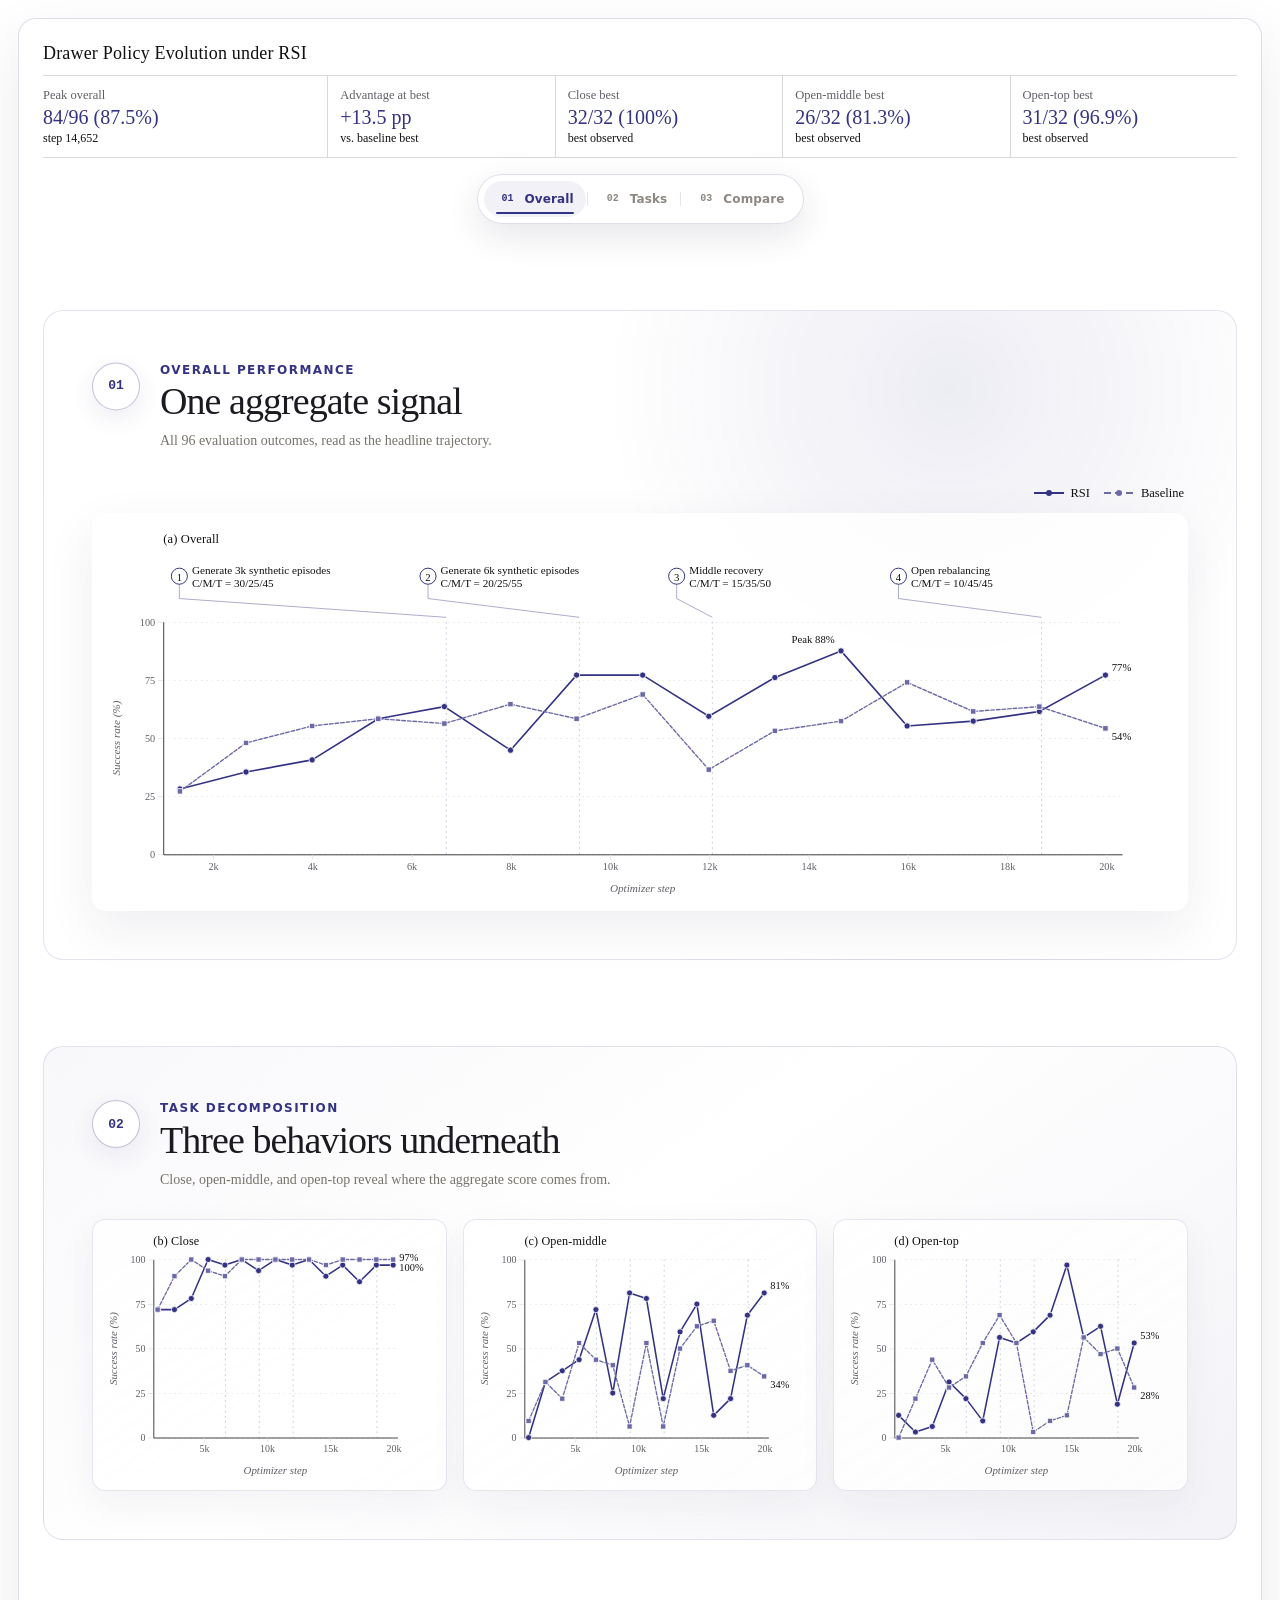
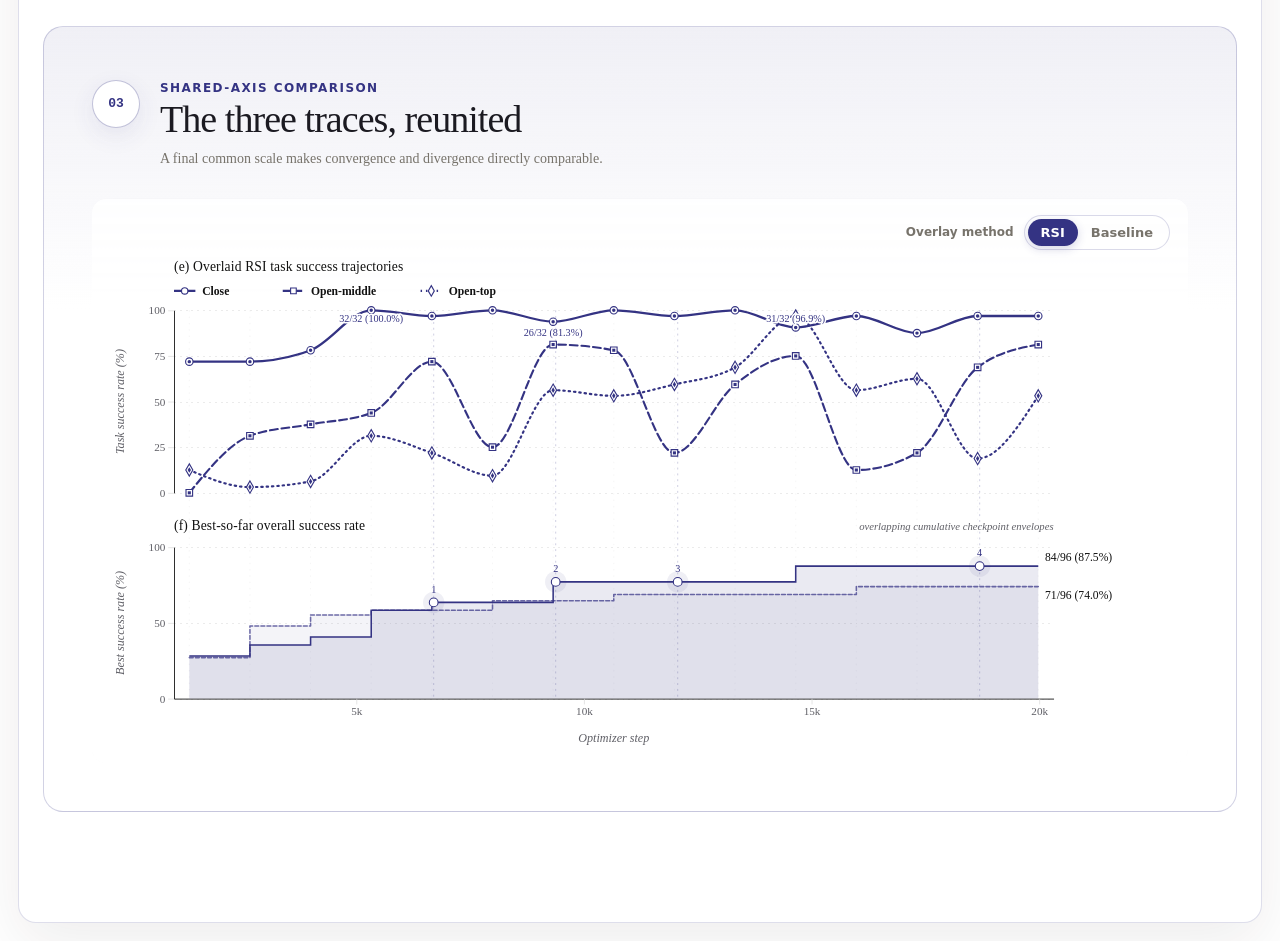
<file: static/components/drawer-rsi/index.html>
<!doctype html>
<html lang="en"><head><meta charset="utf-8"><meta name="viewport" content="width=device-width,initial-scale=1">
<title>Drawer Policy Evolution under RSI</title>
<meta name="description" content="Interactive RSI policy evaluation with draggable 3D trajectories.">
<link rel="icon" href="data:image/svg+xml,<svg xmlns=%22http://www.w3.org/2000/svg%22 viewBox=%220 0 64 64%22><rect width=%2264%22 height=%2264%22 rx=%2214%22 fill=%22%23343383%22/><path d=%22M15 20h34v25H15z%22 fill=%22none%22 stroke=%22white%22 stroke-width=%224%22/><path d=%22M25 31h14%22 stroke=%22white%22 stroke-width=%224%22 stroke-linecap=%22round%22/></svg>">
<link rel="stylesheet" href="site.css?v=times-body-copy-2"></head><body><main class="site-shell">
<div id="drawer-rsi-figure" class="drawer-rsi-figure" data-drawer-rsi-figure>
  <style>
    #drawer-rsi-figure {
      --drawer-text: #111111;
      --drawer-grid: #d9d9d9;
      --drawer-bg: #ffffff;
      --drawer-baseline: #6c6aa6;
      --drawer-rsi: #343383;
      --drawer-muted: #5f5f66;
      --drawer-focus: #1f6feb;
      width: 100%;
      min-width: 0;
      padding: 8px 10px 4px;
      box-sizing: border-box;
      color: var(--drawer-text);
      background: var(--drawer-bg);
      font-family: "Times New Roman", Times, serif;
      position: relative;
      container-type: inline-size;
    }
    #drawer-rsi-figure *,
    #drawer-rsi-figure *::before,
    #drawer-rsi-figure *::after {
      box-sizing: border-box;
    }
    #drawer-rsi-figure .drawer-figure-head {
      display: flex;
      align-items: baseline;
      justify-content: space-between;
      gap: 12px 18px;
      flex-wrap: wrap;
      margin-bottom: 4px;
    }
    #drawer-rsi-figure h2 {
      margin: 0;
      color: var(--drawer-text);
      font-family: inherit;
      font-size: 20px;
      font-weight: 500;
      line-height: 1.2;
    }
    #drawer-rsi-figure .drawer-legend {
      display: flex;
      align-items: center;
      gap: 18px;
      flex-wrap: wrap;
    }
    #drawer-rsi-figure .drawer-legend button {
      appearance: none;
      border: 0;
      background: transparent;
      color: var(--drawer-text);
      padding: 8px 0;
      display: inline-flex;
      align-items: center;
      gap: 7px;
      font-family: inherit;
      font-size: 14px;
      line-height: 1;
    }
    #drawer-rsi-figure .drawer-legend button[aria-pressed="false"] {
      opacity: 0.38;
    }
    #drawer-rsi-figure button:focus-visible,
    #drawer-rsi-figure [data-point-hit]:focus-visible {
      outline: 2px solid var(--drawer-focus);
      outline-offset: 2px;
    }
    #drawer-rsi-figure .drawer-legend-mark {
      width: 30px;
      height: 10px;
      display: inline-block;
      position: relative;
      flex: 0 0 auto;
    }
    #drawer-rsi-figure .drawer-legend-mark::before {
      content: "";
      position: absolute;
      left: 0;
      right: 0;
      top: 4px;
      height: 2px;
      background: var(--drawer-rsi);
    }
    #drawer-rsi-figure .drawer-legend-mark::after {
      content: "";
      position: absolute;
      width: 6px;
      height: 6px;
      border-radius: 50%;
      background: var(--drawer-rsi);
      left: 12px;
      top: 2px;
    }
    #drawer-rsi-figure .drawer-legend-mark.baseline::before {
      background: repeating-linear-gradient(90deg, var(--drawer-baseline) 0 7px, transparent 7px 11px);
    }
    #drawer-rsi-figure .drawer-legend-mark.baseline::after {
      border-radius: 50%;
      background: var(--drawer-baseline);
    }
    #drawer-rsi-figure .drawer-panels {
      display: grid;
      grid-template-columns: repeat(3, minmax(0, 1fr));
      gap: 12px 18px;
    }
    #drawer-rsi-figure .drawer-panel {
      min-width: 0;
    }
    #drawer-rsi-figure .drawer-panel.overall {
      grid-column: 1 / -1;
    }
    #drawer-rsi-figure svg {
      display: block;
      width: 100%;
      height: auto;
      overflow: visible;
      font-family: inherit;
    }
    #drawer-rsi-figure .drawer-plot-frame {
      fill: var(--drawer-bg);
      stroke: var(--drawer-text);
      stroke-width: 0.8;
    }
    #drawer-rsi-figure .drawer-grid line {
      stroke: var(--drawer-grid);
      stroke-width: 0.8;
      shape-rendering: crispEdges;
    }
    #drawer-rsi-figure .drawer-grid path,
    #drawer-rsi-figure .drawer-axis path {
      display: none;
    }
    #drawer-rsi-figure .drawer-axis line {
      stroke: var(--drawer-text);
      stroke-width: 0.7;
    }
    #drawer-rsi-figure .drawer-axis text,
    #drawer-rsi-figure .drawer-axis-title,
    #drawer-rsi-figure .drawer-panel-title,
    #drawer-rsi-figure .drawer-endpoint-label,
    #drawer-rsi-figure .drawer-peak-label,
    #drawer-rsi-figure .drawer-intervention-label,
    #drawer-rsi-figure .drawer-intervention-number {
      fill: var(--drawer-text);
      font-family: inherit;
    }
    #drawer-rsi-figure .drawer-axis text,
    #drawer-rsi-figure .drawer-endpoint-label,
    #drawer-rsi-figure .drawer-peak-label {
      font-size: 12px;
    }
    #drawer-rsi-figure .drawer-axis-title {
      font-size: 13px;
    }
    #drawer-rsi-figure .drawer-panel-title {
      font-size: 15px;
      font-weight: 500;
    }
    #drawer-rsi-figure .drawer-series-line {
      fill: none;
      stroke-width: 2.1;
      stroke-linecap: round;
      stroke-linejoin: round;
    }
    #drawer-rsi-figure .drawer-series-line.rsi { stroke: var(--drawer-rsi); }
    #drawer-rsi-figure .drawer-series-line.baseline {
      stroke: var(--drawer-baseline);
      stroke-dasharray: 7 4;
    }
    #drawer-rsi-figure .drawer-point.rsi {
      fill: var(--drawer-rsi);
      stroke: var(--drawer-bg);
      stroke-width: 0.9;
    }
    #drawer-rsi-figure .drawer-point.baseline {
      fill: var(--drawer-baseline);
      stroke: var(--drawer-bg);
      stroke-width: 0.9;
    }
    #drawer-rsi-figure .drawer-endpoint-label,
    #drawer-rsi-figure .drawer-peak-label { font-weight: 500; }
    #drawer-rsi-figure .drawer-intervention-line {
      stroke: var(--drawer-rsi);
      stroke-width: 0.9;
      stroke-dasharray: 2.5 3;
      opacity: 0.52;
    }
    #drawer-rsi-figure .drawer-intervention-leader {
      stroke: var(--drawer-rsi);
      stroke-width: 0.9;
      fill: none;
      opacity: 0.8;
    }
    #drawer-rsi-figure .drawer-intervention-dot {
      fill: var(--drawer-bg);
      stroke: var(--drawer-rsi);
      stroke-width: 1.4;
    }
    #drawer-rsi-figure .drawer-intervention-number {
      font-size: 12px;
      font-weight: 500;
      text-anchor: middle;
      dominant-baseline: central;
    }
    #drawer-rsi-figure .drawer-intervention-label {
      font-size: 12.5px;
      font-weight: 500;
    }
    #drawer-rsi-figure .drawer-hover-guide {
      stroke: var(--drawer-text);
      stroke-width: 0.7;
      stroke-dasharray: 2 3;
      opacity: 0.55;
      pointer-events: none;
    }
    #drawer-rsi-figure .drawer-hover-marker {
      fill: var(--drawer-bg);
      stroke-width: 1.7;
      pointer-events: none;
    }
    #drawer-rsi-figure [data-point-hit] {
      fill: transparent;
      stroke: transparent;
    }
    #drawer-rsi-figure [data-point-hit]:focus-visible {
      fill: rgba(31, 111, 235, 0.08);
      stroke: var(--drawer-focus);
      stroke-width: 2;
      outline: none;
    }
    #drawer-rsi-figure .drawer-tooltip {
      position: absolute;
      z-index: 10;
      pointer-events: none;
      background: var(--drawer-bg);
      color: var(--drawer-text);
      border: 1px solid var(--drawer-grid);
      padding: 7px 9px;
      font-size: 12px;
      line-height: 1.35;
      opacity: 0;
      box-shadow: 0 2px 8px rgba(17, 17, 17, 0.12);
    }
    #drawer-rsi-figure .drawer-tooltip-row {
      display: flex;
      justify-content: space-between;
      gap: 14px;
      white-space: nowrap;
    }
    #drawer-rsi-figure .drawer-events-mobile {
      display: none;
      margin: 4px 0 8px;
      padding-left: 20px;
      font-size: 13px;
      line-height: 1.45;
    }
    #drawer-rsi-figure .drawer-component-error {
      display: none;
      margin: 8px 0;
      padding: 10px;
      border-left: 3px solid #a40e26;
      background: #fff1f3;
      color: #670817;
      font: 14px/1.4 "Times New Roman", Times, serif;
    }
    #drawer-rsi-figure .drawer-component-error[aria-hidden="false"] { display: block; }
    #drawer-rsi-figure .drawer-loading {
      margin: 24px 0;
      color: var(--drawer-muted);
      font-size: 14px;
      text-align: center;
    }
    #drawer-rsi-figure .drawer-detail-dialog {
      width: min(720px, calc(100% - 32px));
      max-height: min(82vh, 820px);
      padding: 0;
      border: 1px solid var(--drawer-grid);
      background: var(--drawer-bg);
      color: var(--drawer-text);
      font-family: inherit;
      box-shadow: 0 12px 36px rgba(17, 17, 17, 0.24);
    }
    #drawer-rsi-figure .drawer-detail-dialog::backdrop {
      background: rgba(17, 17, 17, 0.42);
    }
    #drawer-rsi-figure .drawer-detail-shell {
      max-height: inherit;
      overflow: auto;
      padding: 18px 20px 20px;
    }
    #drawer-rsi-figure .drawer-detail-header {
      display: flex;
      align-items: flex-start;
      justify-content: space-between;
      gap: 16px;
      margin-bottom: 12px;
    }
    #drawer-rsi-figure .drawer-detail-header h3 {
      margin: 0;
      font: 500 20px/1.2 "Times New Roman", Times, serif;
    }
    #drawer-rsi-figure .drawer-detail-close {
      appearance: none;
      border: 1px solid var(--drawer-grid);
      background: var(--drawer-bg);
      color: var(--drawer-text);
      min-width: 36px;
      min-height: 36px;
      padding: 6px 10px;
      font: 16px/1 system-ui, sans-serif;
    }
    #drawer-rsi-figure .drawer-detail-status {
      margin: 0 0 12px;
      color: var(--drawer-muted);
      font-size: 14px;
    }
    #drawer-rsi-figure .drawer-detail-notice {
      margin: 10px 0;
      padding: 9px 11px;
      border-left: 3px solid var(--drawer-rsi);
      background: #f4f3fa;
      font-size: 14px;
      line-height: 1.4;
    }
    #drawer-rsi-figure .drawer-detail-grid {
      display: grid;
      grid-template-columns: repeat(2, minmax(0, 1fr));
      gap: 6px 18px;
      margin: 12px 0 16px;
      font-size: 14px;
    }
    #drawer-rsi-figure .drawer-detail-grid div {
      display: grid;
      grid-template-columns: minmax(100px, auto) 1fr;
      gap: 8px;
      padding-bottom: 5px;
      border-bottom: 1px solid var(--drawer-grid);
    }
    #drawer-rsi-figure .drawer-detail-grid dt { color: var(--drawer-muted); }
    #drawer-rsi-figure .drawer-detail-grid dd { margin: 0; overflow-wrap: anywhere; }
    #drawer-rsi-figure .drawer-detail-dialog h4 {
      margin: 16px 0 6px;
      font-size: 16px;
      font-weight: 500;
    }
    #drawer-rsi-figure .drawer-detail-dialog p {
      margin: 6px 0;
      font-size: 14px;
      line-height: 1.45;
    }
    #drawer-rsi-figure .drawer-detail-table-wrap { overflow-x: auto; }
    #drawer-rsi-figure .drawer-detail-table {
      width: 100%;
      border-collapse: collapse;
      font-size: 13px;
    }
    #drawer-rsi-figure .drawer-detail-table th,
    #drawer-rsi-figure .drawer-detail-table td {
      padding: 6px 8px;
      border-bottom: 1px solid var(--drawer-grid);
      text-align: right;
      white-space: nowrap;
    }
    #drawer-rsi-figure .drawer-detail-table th:first-child,
    #drawer-rsi-figure .drawer-detail-table td:first-child { text-align: left; }
    #drawer-rsi-figure .drawer-detail-footnote {
      color: var(--drawer-muted);
      font-size: 12px !important;
    }
    @container (max-width: 720px) {
      #drawer-rsi-figure .drawer-panels { grid-template-columns: 1fr; }
      #drawer-rsi-figure .drawer-panel.overall { grid-column: auto; }
      #drawer-rsi-figure .drawer-events-mobile { display: block; }
      #drawer-rsi-figure .drawer-intervention-label,
      #drawer-rsi-figure .drawer-intervention-leader,
      #drawer-rsi-figure .drawer-intervention-dot,
      #drawer-rsi-figure .drawer-intervention-number { display: none; }
      #drawer-rsi-figure .drawer-detail-grid { grid-template-columns: 1fr; }
    }
    @media (max-width: 720px) {
      #drawer-rsi-figure .drawer-panels { grid-template-columns: 1fr; }
      #drawer-rsi-figure .drawer-panel.overall { grid-column: auto; }
      #drawer-rsi-figure .drawer-events-mobile { display: block; }
      #drawer-rsi-figure .drawer-intervention-label,
      #drawer-rsi-figure .drawer-intervention-leader,
      #drawer-rsi-figure .drawer-intervention-dot,
      #drawer-rsi-figure .drawer-intervention-number { display: none; }
      #drawer-rsi-figure .drawer-detail-grid { grid-template-columns: 1fr; }
    }

    /* Editorial variant: inspired by the reference's airy scientific-wall-chart
       treatment while preserving the paper's frozen palette and typography. */
    #drawer-rsi-figure {
      padding: 16px 18px 8px;
    }
    #drawer-rsi-figure .drawer-figure-head {
      align-items: center;
      margin-bottom: 10px;
    }
    #drawer-rsi-figure h2 {
      font-size: 18px;
      letter-spacing: 0.01em;
    }
    #drawer-rsi-figure .drawer-legend {
      gap: 14px;
    }
    #drawer-rsi-figure .drawer-legend button {
      padding: 6px 0;
      font-size: 12.5px;
    }
    #drawer-rsi-figure .drawer-interaction-hint {
      color: var(--drawer-muted);
      font-size: 12px;
      font-style: italic;
      white-space: nowrap;
    }
    #drawer-rsi-figure .drawer-panels {
      gap: 18px 22px;
    }
    #drawer-rsi-figure .drawer-plot-frame {
      fill: none;
      stroke: none;
    }
    #drawer-rsi-figure .drawer-grid line {
      stroke-width: 0.7;
      stroke-dasharray: 2 4;
      opacity: 0.78;
    }
    #drawer-rsi-figure .drawer-grid path {
      display: none;
    }
    #drawer-rsi-figure .drawer-axis path {
      display: block;
      fill: none;
      stroke: var(--drawer-text);
      stroke-width: 0.9;
    }
    #drawer-rsi-figure .drawer-axis line {
      stroke: var(--drawer-grid);
      stroke-width: 0.7;
    }
    #drawer-rsi-figure .drawer-axis text {
      fill: var(--drawer-muted);
      font-size: 11.5px;
    }
    #drawer-rsi-figure .drawer-axis-title {
      fill: var(--drawer-muted);
      font-size: 12.5px;
      font-style: italic;
    }
    #drawer-rsi-figure .drawer-panel-title {
      font-size: 14px;
      letter-spacing: 0.01em;
    }
    #drawer-rsi-figure .drawer-series-line {
      stroke-width: 1.8;
    }
    #drawer-rsi-figure .drawer-series-line.baseline {
      stroke-width: 1.55;
      stroke-dasharray: 6 4;
    }
    #drawer-rsi-figure .drawer-intervention-line {
      stroke-width: 0.75;
      stroke-dasharray: 2 4;
      opacity: 0.38;
    }
    #drawer-rsi-figure .drawer-intervention-leader {
      stroke-width: 0.75;
      opacity: 0.6;
    }
    #drawer-rsi-figure .drawer-intervention-dot {
      stroke-width: 1.1;
    }
    #drawer-rsi-figure .drawer-intervention-label {
      font-size: 12.5px;
      font-weight: 400;
    }
    #drawer-rsi-figure [data-point-hit]:hover,
    #drawer-rsi-figure [data-point-hit]:focus-visible {
      fill: rgba(52, 51, 131, 0.06);
      stroke: var(--drawer-rsi);
      stroke-width: 1.5;
    }
    #drawer-rsi-figure [data-point-hit][data-series-name="Baseline"]:hover,
    #drawer-rsi-figure [data-point-hit][data-series-name="Baseline"]:focus-visible {
      fill: rgba(108, 106, 166, 0.06);
      stroke: var(--drawer-baseline);
    }
    #drawer-rsi-figure .drawer-detail-dialog {
      border-width: 0;
      border-top: 3px solid var(--drawer-rsi);
      box-shadow: 0 16px 44px rgba(17, 17, 17, 0.18);
    }
    #drawer-rsi-figure .drawer-step-panel {
      grid-column: 1 / -1;
      min-width: 0;
      margin-top: 4px;
    }
    #drawer-rsi-figure .drawer-best-area.rsi {
      fill: var(--drawer-rsi);
      opacity: 0.10;
    }
    #drawer-rsi-figure .drawer-best-area.baseline {
      fill: var(--drawer-baseline);
      opacity: 0.075;
    }
    #drawer-rsi-figure .drawer-best-line {
      fill: none;
      stroke-width: 1.6;
      stroke-linejoin: miter;
    }
    #drawer-rsi-figure .drawer-best-line.rsi {
      stroke: var(--drawer-rsi);
    }
    #drawer-rsi-figure .drawer-best-line.baseline {
      stroke: var(--drawer-baseline);
      stroke-dasharray: 6 4;
    }
    #drawer-rsi-figure .drawer-best-event-ring {
      fill: var(--drawer-bg);
      stroke: var(--drawer-rsi);
      stroke-width: 1.1;
    }
    #drawer-rsi-figure .drawer-best-event-halo {
      fill: var(--drawer-rsi);
      opacity: 0.08;
    }
    #drawer-rsi-figure .drawer-best-event-number {
      fill: var(--drawer-rsi);
      font-size: 10.5px;
      font-weight: 500;
      text-anchor: middle;
    }
    #drawer-rsi-figure .drawer-best-note {
      fill: var(--drawer-muted);
      font-size: 11px;
      font-style: italic;
    }
    @container (max-width: 720px) {
      #drawer-rsi-figure { padding-inline: 8px; }
      #drawer-rsi-figure .drawer-interaction-hint { flex-basis: 100%; }
    }

    #drawer-rsi-figure .drawer-trajectory-panel {
      grid-column: 1 / -1;
      min-width: 0;
      margin-top: 4px;
    }
    #drawer-rsi-figure .drawer-trajectory-step-guide {
      stroke: var(--drawer-grid);
      stroke-width: 0.6;
      stroke-dasharray: 1.5 5;
      opacity: 0.42;
    }
    #drawer-rsi-figure .drawer-trajectory-lane-rule {
      stroke: var(--drawer-grid);
      stroke-width: 0.7;
      stroke-dasharray: 2 4;
    }
    #drawer-rsi-figure .drawer-trajectory-line {
      fill: none;
      stroke: var(--drawer-rsi);
      stroke-width: 1.25;
      stroke-linecap: round;
      stroke-linejoin: round;
      opacity: 0.46;
    }
    #drawer-rsi-figure .drawer-trajectory-crosslink {
      stroke: var(--drawer-rsi);
      stroke-width: 0.55;
      opacity: 0.14;
    }
    #drawer-rsi-figure .drawer-trajectory-node {
      fill: var(--drawer-bg);
      stroke: var(--drawer-rsi);
      stroke-width: 1.15;
    }
    #drawer-rsi-figure .drawer-trajectory-node-core {
      fill: var(--drawer-rsi);
      stroke: none;
    }
    #drawer-rsi-figure .drawer-trajectory-hit {
      fill: transparent;
      stroke: transparent;
    }
    #drawer-rsi-figure .drawer-trajectory-hit:hover,
    #drawer-rsi-figure .drawer-trajectory-hit:focus-visible {
      fill: rgba(52, 51, 131, 0.08);
      stroke: var(--drawer-rsi);
      stroke-width: 1.4;
      outline: none;
    }
    #drawer-rsi-figure .drawer-trajectory-lane-label {
      fill: var(--drawer-text);
      font-size: 11.5px;
      font-weight: 500;
    }
    #drawer-rsi-figure .drawer-trajectory-lane-range {
      fill: var(--drawer-muted);
      font-size: 10.5px;
      font-style: italic;
    }
    #drawer-rsi-figure .drawer-composite-intervention {
      opacity: 0.32;
    }
    #drawer-rsi-figure .drawer-best-hover-capture {
      fill: transparent;
      stroke: none;
    }
    #drawer-rsi-figure .drawer-tooltip-note {
      margin-top: 3px;
      color: var(--drawer-muted);
      font-style: italic;
    }

    #drawer-rsi-figure .drawer-success-summary {
      display: grid;
      grid-template-columns: 1.25fr repeat(4, minmax(0, 1fr));
      gap: 0;
      margin: 2px 0 16px;
      border-top: 1px solid var(--drawer-grid);
      border-bottom: 1px solid var(--drawer-grid);
    }
    #drawer-rsi-figure .drawer-success-stat {
      min-width: 0;
      padding: 12px 12px 11px;
      border-left: 1px solid var(--drawer-grid);
    }
    #drawer-rsi-figure .drawer-success-stat:first-child {
      border-left: 0;
      padding-left: 0;
    }
    #drawer-rsi-figure .drawer-success-stat span {
      display: block;
      color: var(--drawer-muted);
      font-size: 12.5px;
      line-height: 1.25;
    }
    #drawer-rsi-figure .drawer-success-stat strong {
      display: block;
      margin-top: 3px;
      color: var(--drawer-rsi);
      font-size: 20px;
      font-weight: 500;
      line-height: 1.15;
      white-space: nowrap;
    }
    #drawer-rsi-figure .drawer-success-stat em {
      display: block;
      margin-top: 2px;
      color: var(--drawer-text);
      font-size: 12px;
      font-style: normal;
      line-height: 1.2;
    }
    #drawer-rsi-figure .drawer-detail-dialog {
      width: min(980px, calc(100% - 32px));
      max-height: min(90vh, 900px);
    }
    #drawer-rsi-figure .drawer-media-section {
      margin: 0 0 20px;
      padding: 0 0 18px;
      border-bottom: 1px solid var(--drawer-grid);
    }
    #drawer-rsi-figure .drawer-media-heading {
      display: flex;
      align-items: flex-end;
      justify-content: space-between;
      gap: 12px 24px;
      margin-bottom: 8px;
    }
    #drawer-rsi-figure .drawer-media-eyebrow {
      display: block;
      color: var(--drawer-rsi);
      font-size: 11px;
      letter-spacing: 0.07em;
      text-transform: uppercase;
    }
    #drawer-rsi-figure .drawer-media-rate { margin: 3px 0 0 !important; }
    #drawer-rsi-figure .drawer-media-rate strong {
      color: var(--drawer-rsi);
      font-size: 26px;
      font-weight: 500;
    }
    #drawer-rsi-figure .drawer-media-rate span {
      color: var(--drawer-text);
      font-size: 15px;
    }
    #drawer-rsi-figure .drawer-media-step {
      margin: 0 0 3px !important;
      color: var(--drawer-muted);
      white-space: nowrap;
    }
    #drawer-rsi-figure .drawer-media-peak {
      margin: 0 0 12px !important;
      padding: 7px 10px;
      border-left: 3px solid var(--drawer-rsi);
      background: rgba(52, 51, 131, 0.055);
      color: var(--drawer-text);
    }
    #drawer-rsi-figure .drawer-media-peak strong {
      color: var(--drawer-rsi);
      font-weight: 500;
    }
    #drawer-rsi-figure .drawer-media-layout {
      display: grid;
      grid-template-columns: minmax(0, 1fr) 270px;
      gap: 16px;
      align-items: start;
    }
    #drawer-rsi-figure .drawer-media-player video {
      display: block;
      width: 100%;
      aspect-ratio: 16 / 9;
      object-fit: contain;
      background: #111111;
    }
    #drawer-rsi-figure .drawer-media-caption {
      min-height: 31px;
      padding: 7px 0 5px;
      color: var(--drawer-text);
      font-size: 13px;
    }
    #drawer-rsi-figure .drawer-media-caption span {
      color: var(--drawer-rsi);
      font-weight: 500;
    }
    #drawer-rsi-figure .drawer-media-views {
      display: flex;
      gap: 14px;
      flex-wrap: wrap;
      border-top: 1px solid var(--drawer-grid);
    }
    #drawer-rsi-figure .drawer-media-views button {
      appearance: none;
      border: 0;
      border-top: 2px solid transparent;
      background: transparent;
      color: var(--drawer-muted);
      padding: 8px 1px 6px;
      font: 13px/1.2 inherit;
    }
    #drawer-rsi-figure .drawer-media-views button[aria-pressed="true"] {
      border-top-color: var(--drawer-rsi);
      color: var(--drawer-rsi);
      font-weight: 500;
    }
    #drawer-rsi-figure .drawer-media-cases {
      display: grid;
      gap: 8px;
    }
    #drawer-rsi-figure .drawer-media-case {
      appearance: none;
      width: 100%;
      display: grid;
      grid-template-columns: 86px minmax(0, 1fr);
      gap: 10px;
      align-items: center;
      padding: 7px;
      border: 1px solid var(--drawer-grid);
      border-left: 3px solid transparent;
      background: var(--drawer-bg);
      color: var(--drawer-text);
      text-align: left;
      font-family: inherit;
    }
    #drawer-rsi-figure .drawer-media-case.is-selected,
    #drawer-rsi-figure .drawer-media-case[aria-pressed="true"] {
      border-left-color: var(--drawer-rsi);
      background: rgba(52, 51, 131, 0.055);
    }
    #drawer-rsi-figure .drawer-media-case img {
      display: block;
      width: 86px;
      height: 56px;
      object-fit: cover;
      background: var(--drawer-grid);
    }
    #drawer-rsi-figure .drawer-media-case-copy {
      min-width: 0;
      display: grid;
      gap: 2px;
    }
    #drawer-rsi-figure .drawer-media-case-copy strong {
      color: var(--drawer-text);
      font-size: 13px;
      font-weight: 500;
    }
    #drawer-rsi-figure .drawer-media-case-copy span {
      color: var(--drawer-muted);
      font-size: 11px;
      overflow-wrap: anywhere;
    }
    #drawer-rsi-figure .drawer-media-case-copy em {
      color: var(--drawer-rsi);
      font-size: 11px;
      font-style: normal;
      font-weight: 500;
    }
    @container (max-width: 820px) {
      #drawer-rsi-figure .drawer-success-summary { grid-template-columns: repeat(2, minmax(0, 1fr)); }
      #drawer-rsi-figure .drawer-success-stat,
      #drawer-rsi-figure .drawer-success-stat:first-child {
        padding-left: 10px;
        border-left: 0;
        border-top: 1px solid var(--drawer-grid);
      }
      #drawer-rsi-figure .drawer-success-stat:first-child,
      #drawer-rsi-figure .drawer-success-stat:nth-child(2) { border-top: 0; }
      #drawer-rsi-figure .drawer-media-layout { grid-template-columns: 1fr; }
      #drawer-rsi-figure .drawer-media-cases { grid-template-columns: repeat(auto-fit, minmax(210px, 1fr)); }
    }
    @media (max-width: 720px) {
      #drawer-rsi-figure .drawer-media-heading {
        align-items: flex-start;
        flex-direction: column;
      }
      #drawer-rsi-figure .drawer-media-step { white-space: normal; }
    }

    #drawer-rsi-figure .drawer-trajectory-best-label {
      fill: var(--drawer-rsi);
      font-size: 10.5px;
      font-weight: 500;
      paint-order: stroke;
      stroke: var(--drawer-bg);
      stroke-width: 3px;
      stroke-linejoin: round;
    }

    #drawer-rsi-figure .drawer-trajectory-line.lane-close {
      stroke-width: 1.75;
      opacity: 0.82;
    }
    #drawer-rsi-figure .drawer-trajectory-line.lane-middle {
      stroke-width: 1.55;
      stroke-dasharray: 7 4;
      opacity: 0.68;
    }
    #drawer-rsi-figure .drawer-trajectory-line.lane-top {
      stroke-width: 1.45;
      stroke-dasharray: 2 4;
      opacity: 0.72;
    }
    #drawer-rsi-figure .drawer-trajectory-legend text {
      fill: var(--drawer-text);
      font-size: 11px;
    }
    #drawer-rsi-figure .drawer-trajectory-legend-line {
      stroke: var(--drawer-rsi);
      stroke-width: 1.5;
    }
    #drawer-rsi-figure .drawer-trajectory-legend .lane-middle .drawer-trajectory-legend-line {
      stroke-dasharray: 6 4;
      opacity: 0.72;
    }
    #drawer-rsi-figure .drawer-trajectory-legend .lane-top .drawer-trajectory-legend-line {
      stroke-dasharray: 2 4;
      opacity: 0.78;
    }
    #drawer-rsi-figure .drawer-media-outcomes {
      display: flex;
      gap: 18px;
      margin: 0 0 12px;
      border-bottom: 1px solid var(--drawer-grid);
    }
    #drawer-rsi-figure .drawer-media-outcomes button {
      appearance: none;
      border: 0;
      border-bottom: 2px solid transparent;
      background: transparent;
      color: var(--drawer-muted);
      padding: 8px 1px 7px;
      font: 13px/1.2 inherit;
    }
    #drawer-rsi-figure .drawer-media-outcomes button[aria-pressed="true"] {
      border-bottom-color: var(--drawer-rsi);
      color: var(--drawer-rsi);
      font-weight: 500;
    }
    #drawer-rsi-figure .drawer-media-outcomes button span {
      display: inline-block;
      min-width: 18px;
      margin-left: 3px;
      color: inherit;
      font-variant-numeric: tabular-nums;
    }
    #drawer-rsi-figure .drawer-media-case.is-failure.is-selected,
    #drawer-rsi-figure .drawer-media-case.is-failure[aria-pressed="true"] {
      border-left-color: var(--drawer-baseline);
      background: rgba(108, 106, 166, 0.045);
    }
    #drawer-rsi-figure .drawer-media-case.is-failure .drawer-media-case-copy em,
    #drawer-rsi-figure .drawer-media-caption .is-failure {
      color: var(--drawer-baseline);
    }
    #drawer-rsi-figure .drawer-media-caption .is-success {
      color: var(--drawer-rsi);
    }
    #drawer-rsi-figure .drawer-media-error {
      margin: 6px 0 0 !important;
      padding: 7px 9px;
      border-left: 3px solid var(--drawer-baseline);
      background: rgba(108, 106, 166, 0.05);
      color: var(--drawer-text);
    }

    #drawer-rsi-figure .drawer-node-chooser {
      position: absolute;
      z-index: 12;
      width: min(290px, calc(100% - 16px));
      padding: 9px 10px 10px;
      border: 1px solid var(--drawer-grid);
      background: var(--drawer-bg);
      color: var(--drawer-text);
      box-shadow: 0 6px 20px rgba(17, 17, 17, 0.14);
      font-family: inherit;
    }
    #drawer-rsi-figure .drawer-node-chooser[hidden] { display: none; }
    #drawer-rsi-figure .drawer-node-chooser p {
      display: flex;
      justify-content: space-between;
      gap: 12px;
      margin: 0 0 6px;
      font-size: 12px;
    }
    #drawer-rsi-figure .drawer-node-chooser p span {
      color: var(--drawer-muted);
      font-style: italic;
    }
    #drawer-rsi-figure .drawer-node-chooser > div { display: grid; gap: 3px; }
    #drawer-rsi-figure .drawer-node-chooser button {
      appearance: none;
      display: flex;
      align-items: baseline;
      justify-content: space-between;
      gap: 12px;
      width: 100%;
      min-height: 34px;
      padding: 7px 8px;
      border: 0;
      border-left: 2px solid transparent;
      background: transparent;
      color: var(--drawer-text);
      font-family: inherit;
      text-align: left;
    }
    #drawer-rsi-figure .drawer-node-chooser button:hover,
    #drawer-rsi-figure .drawer-node-chooser button:focus-visible {
      border-left-color: var(--drawer-rsi);
      background: rgba(52, 51, 131, 0.055);
    }
    #drawer-rsi-figure .drawer-node-chooser button strong {
      font-size: 13px;
      font-weight: 500;
    }
    #drawer-rsi-figure .drawer-node-chooser button span {
      color: var(--drawer-rsi);
      font-size: 12px;
      white-space: nowrap;
    }
  </style>

  <section aria-labelledby="drawer-rsi-heading">
    <div class="drawer-figure-head">
      <h2 id="drawer-rsi-heading">Drawer Policy Evolution under RSI</h2>
      <div class="drawer-legend" aria-label="Methods">
        <button type="button" data-series="RSI" aria-pressed="true">
          <span class="drawer-legend-mark" aria-hidden="true"></span>RSI
        </button>
        <button type="button" data-series="Baseline" aria-pressed="true">
          <span class="drawer-legend-mark baseline" aria-hidden="true"></span>Baseline
        </button>
      </div>
    </div>


    <div class="drawer-success-summary" aria-label="Best observed RSI success rates">
      <div class="drawer-success-stat">
        <span>Peak overall</span>
        <strong>84/96 (87.5%)</strong>
        <em>step 14,652</em>
      </div>
      <div class="drawer-success-stat">
        <span>Advantage at best</span>
        <strong>+13.5 pp</strong>
        <em>vs. baseline best</em>
      </div>
      <div class="drawer-success-stat">
        <span>Close best</span>
        <strong>32/32 (100%)</strong>
        <em>best observed</em>
      </div>
      <div class="drawer-success-stat">
        <span>Open-middle best</span>
        <strong>26/32 (81.3%)</strong>
        <em>best observed</em>
      </div>
      <div class="drawer-success-stat">
        <span>Open-top best</span>
        <strong>31/32 (96.9%)</strong>
        <em>best observed</em>
      </div>
    </div>

    <ol class="drawer-events-mobile" aria-label="Key RSI interventions">
      <li>Step 6,700: Generate 3k synthetic episodes; C/M/T = 30/25/45.</li>
      <li>Step 9,380: Generate 6k synthetic episodes; C/M/T = 20/25/55.</li>
      <li>Step 12,060: Middle recovery; C/M/T = 15/35/50.</li>
      <li>Step 18,693: Open rebalancing; C/M/T = 10/45/45.</li>
    </ol>

    <div class="drawer-loading" role="status">Loading interactive chart…</div>
    <div class="drawer-component-error" role="alert" aria-hidden="true"></div>
    <div class="drawer-panels">
      <div class="drawer-panel overall" data-metric="overall"></div>
      <div class="drawer-panel" data-metric="close"></div>
      <div class="drawer-panel" data-metric="middle"></div>
      <div class="drawer-panel" data-metric="top"></div>
      <div class="drawer-trajectory-panel" data-trajectory-panel></div>
    </div>
    <div class="drawer-tooltip" role="tooltip" aria-hidden="true"></div>
  </section>

  <dialog class="drawer-detail-dialog" aria-labelledby="drawer-detail-title">
    <div class="drawer-detail-shell">
      <div class="drawer-detail-header">
        <h3 id="drawer-detail-title">Evaluation details</h3>
        <button type="button" class="drawer-detail-close" aria-label="Close details">×</button>
      </div>
      <div class="drawer-detail-content"></div>
    </div>
  </dialog>

  <noscript>This interactive figure requires JavaScript.</noscript>
</div>

</main><script src="vendor/d3.min.js"></script><script src="js/drawer-rsi-data.js?v=public-cleanup"></script><script src="js/drawer-rsi-figure.js?v=annotation-clearance"></script><script src="js/drawer-rsi-trajectory-overlay.js?v=overall-only-legend"></script><script src="js/viewer-detail.js?v=public-cleanup"></script><script src="js/scroll-story.js?v=overall-legend"></script></body></html>
</file>
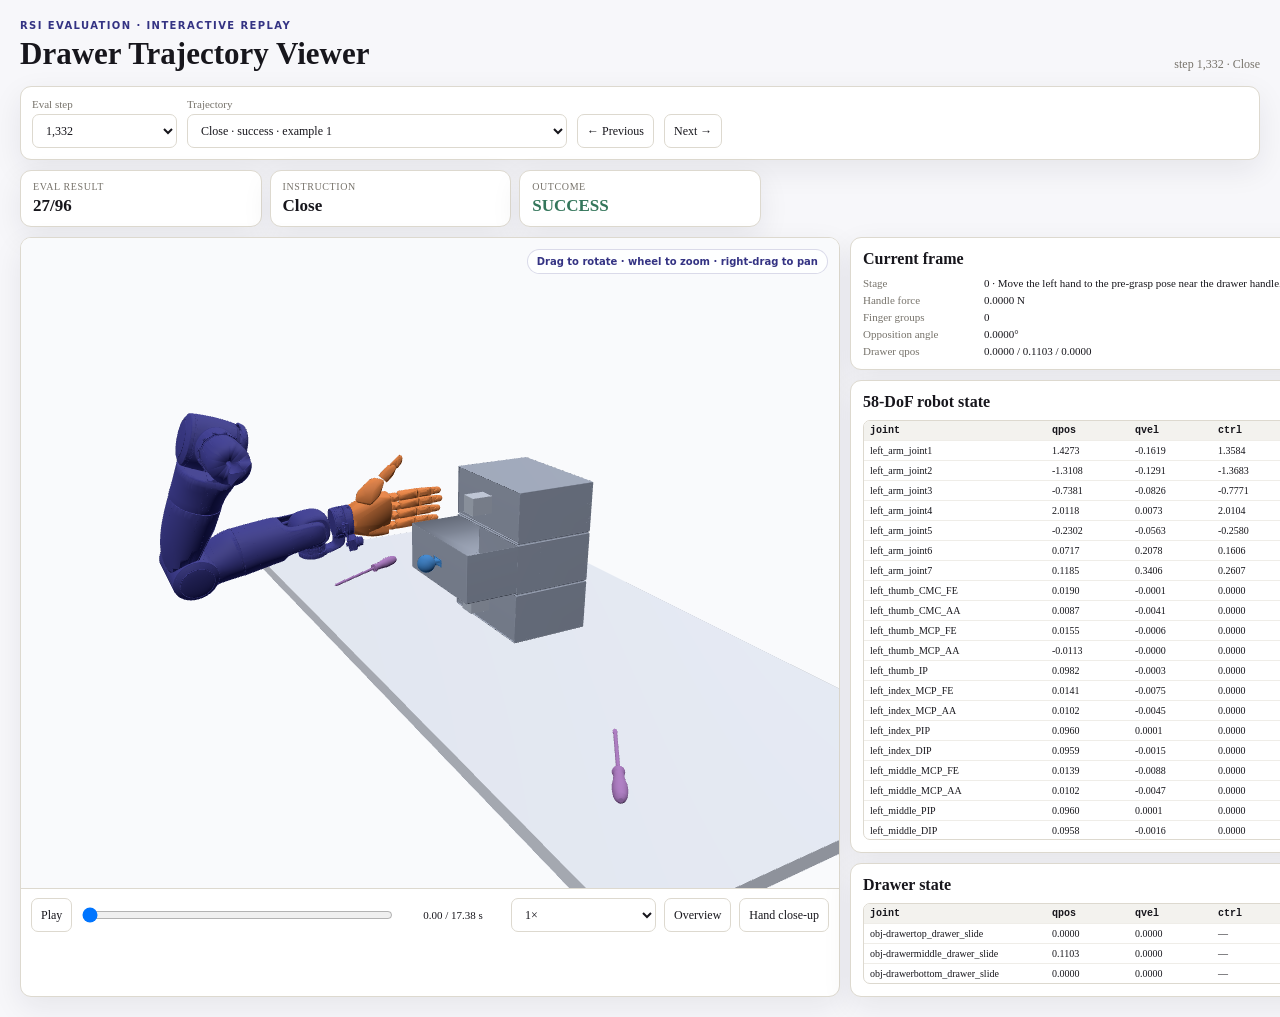
<file: static/components/drawer-rsi/viewer/index.html>
<!doctype html><html lang="en"><head><meta charset="utf-8"><meta name="viewport" content="width=device-width,initial-scale=1"><title>Drawer RSI — 3D trajectory viewer</title><link rel="stylesheet" href="style.css"><script type="importmap">{"imports":{"three":"./three.module.js"}}</script></head><body><main><header><div><p class="eyebrow">RSI EVALUATION · INTERACTIVE REPLAY</p><h1>Drawer Trajectory Viewer</h1></div><div id="status" class="status"></div></header><section class="toolbar card"><label>Eval step<select id="step"></select></label><label>Trajectory<select id="trajectory"></select></label><button id="prev" type="button">← Previous</button><button id="next" type="button">Next →</button></section><section class="stats" id="stats"></section><section class="viewer-grid"><div class="viewport-card card"><div id="viewport"><div id="loading">Loading 3D trajectory…</div><div class="orbit-hint">Drag to rotate · wheel to zoom · right-drag to pan</div></div><div class="playback"><button id="play" type="button">Play</button><input id="time" type="range" min="0" max="1" step="0.01" value="0"><output id="clock">0.00 / 0.00 s</output><select id="speed" aria-label="Playback speed"><option value="0.5">0.5×</option><option value="1" selected>1×</option><option value="2">2×</option></select><button id="overview" type="button">Overview</button><button id="closeup" type="button">Hand close-up</button></div></div><aside class="side"><section class="card panel"><h2>Current frame</h2><dl id="live"></dl></section><section class="card panel dof-panel"><div class="panel-title"><h2>58-DoF robot state</h2></div><div id="dof-table" class="state-table"></div></section><section class="card panel"><h2>Drawer state</h2><div id="drawer-table" class="state-table"></div></section></aside></section></main><script type="module" src="app.js?v=public-cleanup"></script></body></html>
</file>
<file: static/components/drawer-rsi/site.css>
html,body{margin:0;overflow-x:clip;background:#fff;color:#191817}body{padding:18px}.site-shell{width:min(1280px,100%);margin:0 auto}#drawer-rsi-figure{background:#fff!important;border:1px solid rgba(52,51,131,.16);border-radius:18px;padding:24px!important;box-shadow:0 20px 60px rgba(33,31,20,.08)}
#drawer-rsi-figure .drawer-detail-dialog{width:min(1180px,calc(100vw - 32px));max-width:1180px;padding:0;border:1px solid rgba(52,51,131,.22);border-radius:16px;background:#fff;box-shadow:0 30px 90px rgba(24,24,30,.25)}
#drawer-rsi-figure .drawer-detail-shell{max-height:min(94vh,1040px);overflow:auto;padding:0 22px 22px}
#drawer-rsi-figure .drawer-detail-header{position:sticky;top:0;z-index:5;background:rgba(255,255,255,.94);backdrop-filter:blur(12px);padding:18px 0 12px;border-bottom:1px solid rgba(52,51,131,.13)}
#drawer-rsi-figure .drawer-viewer-section{margin:0 0 22px;border-bottom:1px solid rgba(52,51,131,.16);padding:18px 0 22px}
#drawer-rsi-figure .drawer-viewer-heading{display:flex;align-items:flex-end;justify-content:space-between;gap:18px;margin-bottom:12px}
#drawer-rsi-figure .drawer-viewer-eyebrow{display:block;color:#343383;font:700 11px/1.2 ui-sans-serif,system-ui;letter-spacing:.12em;text-transform:uppercase;margin-bottom:5px}
#drawer-rsi-figure .drawer-viewer-rate{margin:0!important;font:17px/1.35 "Times New Roman",Times,serif}#drawer-rsi-figure .drawer-viewer-rate strong{color:#343383;font-size:22px}#drawer-rsi-figure .drawer-viewer-step{margin:0!important;color:#77736b;font:12px/1.4 "Times New Roman",Times,serif;white-space:nowrap}
#drawer-rsi-figure .drawer-viewer-controls{display:flex;align-items:center;gap:4px;border-bottom:1px solid #d9d5c9;margin-bottom:10px}#drawer-rsi-figure .drawer-viewer-controls button{border:0;border-bottom:2px solid transparent;background:transparent;padding:8px 11px;color:#77736b;font:600 12px ui-sans-serif,system-ui;cursor:pointer}#drawer-rsi-figure .drawer-viewer-controls button[aria-pressed=true]{border-bottom-color:#343383;color:#343383}
#drawer-rsi-figure .drawer-viewer-layout{display:grid;grid-template-columns:minmax(0,1fr) 250px;gap:12px}#drawer-rsi-figure .drawer-viewer-frame-wrap{position:relative;min-width:0;background:#f7f7fa;border:1px solid #ddd9cf;border-radius:10px;overflow:hidden}#drawer-rsi-figure .drawer-viewer-frame{display:block;width:100%;height:600px;border:0;background:#f7f7fa}#drawer-rsi-figure .drawer-viewer-hint{position:absolute;right:12px;top:12px;margin:0!important;padding:7px 10px;border:1px solid rgba(52,51,131,.18);border-radius:999px;background:rgba(255,255,255,.88);color:#343383;font:600 11px ui-sans-serif,system-ui;pointer-events:none}
#drawer-rsi-figure .drawer-viewer-cases{display:grid;align-content:start;gap:6px}#drawer-rsi-figure .drawer-viewer-case{width:100%;text-align:left;padding:10px;border:1px solid #ddd9cf;border-left:3px solid transparent;border-radius:7px;background:#fff;color:#26241f;cursor:pointer}#drawer-rsi-figure .drawer-viewer-case[aria-pressed=true]{border-left-color:#343383;background:#f4f2ff}#drawer-rsi-figure .drawer-viewer-case strong,#drawer-rsi-figure .drawer-viewer-case span,#drawer-rsi-figure .drawer-viewer-case em{display:block}#drawer-rsi-figure .drawer-viewer-case strong{font:600 13px ui-sans-serif,system-ui}#drawer-rsi-figure .drawer-viewer-case span{margin-top:3px;color:#77736b;font:11px "Times New Roman",Times,serif}#drawer-rsi-figure .drawer-viewer-case em{margin-top:4px;color:#343383;font:600 10px ui-sans-serif,system-ui;text-transform:uppercase;letter-spacing:.05em}#drawer-rsi-figure .drawer-viewer-case.is-failure em{color:#a44c50}
@media(max-width:800px){body{padding:0}#drawer-rsi-figure{border-radius:0;padding:14px!important}#drawer-rsi-figure .drawer-viewer-layout{grid-template-columns:1fr}#drawer-rsi-figure .drawer-viewer-cases{grid-template-columns:repeat(2,minmax(0,1fr))}#drawer-rsi-figure .drawer-viewer-frame{height:520px}}@media(max-width:520px){#drawer-rsi-figure .drawer-viewer-heading{align-items:flex-start;flex-direction:column}#drawer-rsi-figure .drawer-viewer-frame{height:460px}#drawer-rsi-figure .drawer-viewer-cases{grid-template-columns:1fr}}

/* Scroll-led total → parts → total narrative. */
#drawer-rsi-figure.is-story-ready{position:relative;overflow:visible}
#drawer-rsi-figure.is-story-ready .drawer-panels{display:block!important}
#drawer-rsi-figure .drawer-story-stage{--stage-progress:0;position:relative;margin:clamp(42px,7vw,86px) 0;padding:clamp(22px,4vw,48px);border:1px solid rgba(52,51,131,.13);border-radius:20px;background:rgba(255,255,255,.42);opacity:.34;transform:translateY(34px);transition:opacity .8s cubic-bezier(.2,.75,.2,1),transform .9s cubic-bezier(.2,.75,.2,1),border-color .6s ease,box-shadow .6s ease}
#drawer-rsi-figure .drawer-story-stage.is-visible{opacity:1;transform:translateY(0)}
#drawer-rsi-figure .drawer-story-stage::before{content:"";position:absolute;left:-1px;top:24px;bottom:24px;width:3px;border-radius:3px;background:linear-gradient(180deg,#343383,#7773bc);transform:scaleY(0);transform-origin:top;transition:transform 1s cubic-bezier(.2,.75,.2,1) .12s}
#drawer-rsi-figure .drawer-story-stage.is-visible::before{transform:scaleY(1)}
#drawer-rsi-figure .drawer-story-header{display:grid;grid-template-columns:52px minmax(0,1fr);gap:16px;align-items:start;margin:0 0 clamp(20px,3vw,34px);transform:translateY(calc((.5 - var(--stage-progress))*10px))}
#drawer-rsi-figure .drawer-story-number{display:grid;place-items:center;width:48px;height:48px;border:1px solid rgba(52,51,131,.3);border-radius:50%;color:#343383;background:#fff;font:600 13px/1 ui-monospace,SFMono-Regular,Menlo,monospace;box-shadow:0 8px 24px rgba(52,51,131,.09)}
#drawer-rsi-figure .drawer-story-header p{margin:1px 0 5px!important;color:#343383;font:700 12px/1.2 ui-sans-serif,system-ui;letter-spacing:.12em;text-transform:uppercase}
#drawer-rsi-figure .drawer-story-header h3{margin:0;color:#1b1a21;font:500 clamp(24px,3vw,38px)/1.05 Georgia,"Times New Roman",serif;letter-spacing:-.025em}
#drawer-rsi-figure .drawer-story-header div>span{display:block;max-width:650px;margin-top:8px;color:#77736b;font:14px/1.55 "Times New Roman",Times,serif}
#drawer-rsi-figure .drawer-story-frame{position:relative}
#drawer-rsi-figure .drawer-story-overall{min-height:72vh;background:radial-gradient(circle at 76% 12%,rgba(52,51,131,.09),transparent 32%),rgba(255,255,255,.5)}
#drawer-rsi-figure .drawer-story-overall .drawer-story-frame{position:sticky;top:22px;transform:scale(.975);transform-origin:50% 20%;transition:transform .9s cubic-bezier(.2,.75,.2,1)}
#drawer-rsi-figure .drawer-story-overall.is-visible .drawer-story-frame{transform:scale(1)}
#drawer-rsi-figure .drawer-story-overall .drawer-panel{padding:14px;border-radius:14px;background:rgba(255,255,255,.82);box-shadow:0 18px 50px rgba(44,41,76,.08)}
#drawer-rsi-figure .drawer-story-tasks{background:linear-gradient(145deg,rgba(52,51,131,.035),rgba(255,255,255,.58) 44%,rgba(52,51,131,.06))}
#drawer-rsi-figure .drawer-story-branches{position:relative;display:grid;grid-template-columns:repeat(3,minmax(0,1fr));gap:16px;padding-top:38px}
#drawer-rsi-figure .drawer-story-branches::before{content:"";position:absolute;left:16.67%;right:16.67%;top:12px;height:1px;background:linear-gradient(90deg,rgba(52,51,131,.2),#343383,rgba(52,51,131,.2));transform:scaleX(0);transition:transform 1s cubic-bezier(.2,.75,.2,1) .25s}
#drawer-rsi-figure .drawer-story-branches::after{content:"";position:absolute;left:50%;top:-18px;width:1px;height:30px;background:#343383;transform:scaleY(0);transform-origin:top;transition:transform .55s ease .05s}
#drawer-rsi-figure .drawer-story-tasks.is-visible .drawer-story-branches::before{transform:scaleX(1)}
#drawer-rsi-figure .drawer-story-tasks.is-visible .drawer-story-branches::after{transform:scaleY(1)}
#drawer-rsi-figure .drawer-story-branches .drawer-panel{position:relative;padding:10px;border:1px solid rgba(52,51,131,.12);border-radius:13px;background:rgba(255,255,255,.78);box-shadow:0 14px 38px rgba(37,34,68,.055);opacity:0;transform:translateY(26px);transition:opacity .7s ease,transform .8s cubic-bezier(.2,.75,.2,1),box-shadow .35s ease}
#drawer-rsi-figure .drawer-story-branches .drawer-panel::before{content:"";position:absolute;left:50%;top:-27px;width:7px;height:7px;border:2px solid #343383;border-radius:50%;background:#fff;transform:translateX(-50%);opacity:.7}
#drawer-rsi-figure .drawer-story-branches .drawer-panel:hover{box-shadow:0 20px 46px rgba(37,34,68,.1)}
#drawer-rsi-figure .drawer-story-tasks.is-visible .drawer-panel{opacity:1;transform:translateY(0)}
#drawer-rsi-figure .drawer-story-tasks.is-visible .drawer-panel:nth-child(1){transition-delay:.2s}
#drawer-rsi-figure .drawer-story-tasks.is-visible .drawer-panel:nth-child(2){transition-delay:.34s}
#drawer-rsi-figure .drawer-story-tasks.is-visible .drawer-panel:nth-child(3){transition-delay:.48s}
#drawer-rsi-figure .drawer-story-comparison{background:linear-gradient(180deg,rgba(52,51,131,.075),rgba(255,255,255,.55) 36%);border-color:rgba(52,51,131,.22)}
#drawer-rsi-figure .drawer-story-comparison .drawer-trajectory-panel{padding:16px;border-radius:14px;background:rgba(255,255,255,.86);box-shadow:0 20px 54px rgba(31,29,61,.09);clip-path:inset(0 50% 0 50% round 14px);transition:clip-path 1.1s cubic-bezier(.2,.75,.2,1) .15s}
#drawer-rsi-figure .drawer-story-comparison.is-visible .drawer-trajectory-panel{clip-path:inset(0 0 0 0 round 14px)}
#drawer-rsi-figure .drawer-story-progress{position:sticky;left:auto;top:12px;z-index:20;display:grid;gap:5px;opacity:0;pointer-events:none;transform:translateY(-8px);transition:opacity .3s ease,transform .3s ease}
#drawer-rsi-figure .drawer-story-progress.is-on-canvas{opacity:1;pointer-events:auto;transform:translateY(-50%) translateX(0)}
#drawer-rsi-figure .drawer-story-progress button{display:grid;grid-template-columns:28px 18px;align-items:center;gap:5px;width:auto;height:28px;padding:0;border:0;background:transparent;color:#96918a;cursor:pointer}
#drawer-rsi-figure .drawer-story-progress button span{font:600 10px/1 ui-monospace,SFMono-Regular,Menlo,monospace}
#drawer-rsi-figure .drawer-story-progress button i{display:block;width:6px;height:6px;border:1px solid currentColor;border-radius:50%;transition:width .25s ease,background .25s ease,border-color .25s ease}
#drawer-rsi-figure .drawer-story-progress button.is-active{color:#343383}
#drawer-rsi-figure .drawer-story-progress button.is-active i{width:18px;border-radius:99px;background:#343383;border-color:#343383}
@media(max-width:1050px){#drawer-rsi-figure .drawer-story-progress{display:none}#drawer-rsi-figure .drawer-story-branches{grid-template-columns:1fr;padding-top:20px}#drawer-rsi-figure .drawer-story-branches::before,#drawer-rsi-figure .drawer-story-branches::after,#drawer-rsi-figure .drawer-story-branches .drawer-panel::before{display:none}}
@media(max-width:700px){#drawer-rsi-figure .drawer-story-stage{margin:30px 0;padding:18px 12px;border-radius:15px}#drawer-rsi-figure .drawer-story-overall{min-height:0}#drawer-rsi-figure .drawer-story-overall .drawer-story-frame{position:relative;top:auto}#drawer-rsi-figure .drawer-story-header{grid-template-columns:40px minmax(0,1fr);gap:11px}#drawer-rsi-figure .drawer-story-number{width:38px;height:38px}#drawer-rsi-figure .drawer-story-header h3{font-size:25px}#drawer-rsi-figure .drawer-story-header div>span{font-size:13px}}
@media(prefers-reduced-motion:reduce){#drawer-rsi-figure .drawer-story-stage,#drawer-rsi-figure .drawer-story-overall .drawer-story-frame,#drawer-rsi-figure .drawer-story-branches .drawer-panel,#drawer-rsi-figure .drawer-story-branches::before,#drawer-rsi-figure .drawer-story-branches::after,#drawer-rsi-figure .drawer-story-comparison .drawer-trajectory-panel{transition:none!important;transform:none!important;clip-path:none!important;opacity:1!important}#drawer-rsi-figure .drawer-story-header{transform:none!important}}

/* Keep task decomposition aligned and let the charts carry the hierarchy. */
#drawer-rsi-figure .drawer-story-branches{padding-top:0}
#drawer-rsi-figure .drawer-story-branches::before,
#drawer-rsi-figure .drawer-story-branches::after,
#drawer-rsi-figure .drawer-story-branches .drawer-panel::before{display:none!important}

/* Keep the chapter capsule visible while its component scrolls. */
#drawer-rsi-figure .drawer-story-stage::before{display:none!important}
#drawer-rsi-figure .drawer-story-progress{position:sticky!important;left:auto!important;top:12px!important;z-index:30!important;display:flex!important;align-items:center;gap:3px;width:max-content;max-width:calc(100% - 24px);margin:16px auto 8px!important;padding:6px!important;border:1px solid rgba(52,51,131,.16);border-radius:999px;background:rgba(255,255,255,.94);box-shadow:0 12px 34px rgba(38,35,70,.11);backdrop-filter:blur(14px);opacity:0;pointer-events:none;transform:translateY(-8px)!important;transition:opacity .3s ease,transform .35s cubic-bezier(.2,.75,.2,1)}
#drawer-rsi-figure .drawer-story-progress.is-on-canvas{opacity:1;pointer-events:auto;transform:translateY(0)!important}
#drawer-rsi-figure .drawer-story-progress button{position:relative;display:grid!important;grid-template-columns:24px auto!important;align-items:center;gap:5px;width:auto!important;height:36px!important;padding:0 12px!important;border:0!important;border-radius:999px!important;background:transparent!important;color:#8d8881!important;cursor:pointer;transition:color .25s ease,background .25s ease}
#drawer-rsi-figure .drawer-story-progress button+button::before{content:"";position:absolute;left:-2px;top:11px;width:1px;height:14px;background:rgba(52,51,131,.13)}
#drawer-rsi-figure .drawer-story-progress button span{font:600 10px/1 ui-monospace,SFMono-Regular,Menlo,monospace!important}
#drawer-rsi-figure .drawer-story-progress button b{font:600 12px/1 ui-sans-serif,system-ui;letter-spacing:.01em}
#drawer-rsi-figure .drawer-story-progress button i{position:absolute;left:12px;right:12px;bottom:3px;display:block;width:auto!important;height:2px!important;border:0!important;border-radius:99px!important;background:#343383!important;transform:scaleX(0);transform-origin:center;transition:transform .28s cubic-bezier(.2,.75,.2,1)}
#drawer-rsi-figure .drawer-story-progress button:hover{color:#343383!important;background:rgba(52,51,131,.045)!important}
#drawer-rsi-figure .drawer-story-progress button.is-active{color:#343383!important;background:rgba(52,51,131,.065)!important}
#drawer-rsi-figure .drawer-story-progress button.is-active i{transform:scaleX(1)}
#drawer-rsi-figure .drawer-story-overall .drawer-legend{justify-content:flex-end;gap:14px;margin:0 4px 10px}
#drawer-rsi-figure .drawer-story-overall .drawer-legend button{padding:4px 0}
@media(max-width:700px){#drawer-rsi-figure .drawer-story-progress{top:6px!important;padding:4px!important}#drawer-rsi-figure .drawer-story-progress button{grid-template-columns:1fr!important;width:42px!important;padding:0 8px!important}#drawer-rsi-figure .drawer-story-progress button b{display:none}#drawer-rsi-figure .drawer-story-progress button+button::before{top:10px;height:16px}}
@media(max-width:700px){#drawer-rsi-figure .drawer-story-overall .drawer-legend{gap:12px;margin-right:0}}

/* Paper-facing method switch and continuous baseline dashes. */
#drawer-rsi-figure .drawer-series-line.baseline,#drawer-rsi-figure .drawer-best-line.baseline{stroke-dasharray:4 2.25!important;stroke-linecap:round;stroke-linejoin:round}
#drawer-rsi-figure .drawer-detail-grid dd small{display:block;margin-top:4px;color:#77736b;font:11px/1.35 "Times New Roman",Times,serif}
#drawer-rsi-figure .drawer-trajectory-toolbar{display:flex;align-items:center;justify-content:flex-end;gap:10px;margin:0 2px 4px;color:#77736b;font:600 12px/1.2 ui-sans-serif,system-ui}
#drawer-rsi-figure .drawer-trajectory-toolbar>div{display:flex;padding:3px;border:1px solid rgba(52,51,131,.18);border-radius:999px;background:rgba(255,255,255,.74)}
#drawer-rsi-figure .drawer-trajectory-toolbar button{appearance:none;border:0;border-radius:999px;background:transparent;padding:7px 13px;color:#77736b;font:600 13px/1 ui-sans-serif,system-ui;cursor:pointer;transition:background .2s ease,color .2s ease,box-shadow .2s ease}
#drawer-rsi-figure .drawer-trajectory-toolbar button:hover{color:#343383}
#drawer-rsi-figure .drawer-trajectory-toolbar button:focus-visible{outline:2px solid rgba(52,51,131,.35);outline-offset:2px}
#drawer-rsi-figure .drawer-trajectory-toolbar button[aria-pressed=true]{background:#343383;color:#fff;box-shadow:0 3px 10px rgba(52,51,131,.2)}
#drawer-rsi-figure .drawer-trajectory-panel[data-trajectory-method=Baseline] .drawer-trajectory-line,#drawer-rsi-figure .drawer-trajectory-panel[data-trajectory-method=Baseline] .drawer-trajectory-legend-line{stroke:var(--drawer-baseline);stroke-linecap:round;stroke-linejoin:round}
#drawer-rsi-figure .drawer-trajectory-panel[data-trajectory-method=Baseline] .drawer-trajectory-node{stroke:var(--drawer-baseline)}
#drawer-rsi-figure .drawer-trajectory-panel[data-trajectory-method=Baseline] .drawer-trajectory-node-core{fill:var(--drawer-baseline)}
#drawer-rsi-figure .drawer-trajectory-panel[data-trajectory-method=Baseline] .drawer-trajectory-best-label{fill:var(--drawer-baseline)}
#drawer-rsi-figure .drawer-trajectory-panel[data-trajectory-method=Baseline] .drawer-trajectory-hit:hover,#drawer-rsi-figure .drawer-trajectory-panel[data-trajectory-method=Baseline] .drawer-trajectory-hit:focus-visible{stroke:var(--drawer-baseline);fill:rgba(111,107,167,.1)}
#drawer-rsi-figure .drawer-trajectory-panel[data-trajectory-method=Baseline] .drawer-trajectory-line.lane-close,#drawer-rsi-figure .drawer-trajectory-panel[data-trajectory-method=Baseline] .drawer-trajectory-legend .lane-close .drawer-trajectory-legend-line{stroke-dasharray:4 2.25}
#drawer-rsi-figure .drawer-trajectory-panel[data-trajectory-method=Baseline] .drawer-trajectory-line.lane-middle,#drawer-rsi-figure .drawer-trajectory-panel[data-trajectory-method=Baseline] .drawer-trajectory-legend .lane-middle .drawer-trajectory-legend-line{stroke-dasharray:6 2.25 1.5 2.25}
#drawer-rsi-figure .drawer-trajectory-panel[data-trajectory-method=Baseline] .drawer-trajectory-line.lane-top,#drawer-rsi-figure .drawer-trajectory-panel[data-trajectory-method=Baseline] .drawer-trajectory-legend .lane-top .drawer-trajectory-legend-line{stroke-dasharray:1.5 2.25}
@media(max-width:620px){#drawer-rsi-figure .drawer-trajectory-toolbar{justify-content:space-between}#drawer-rsi-figure .drawer-trajectory-toolbar button{padding:7px 10px}}

/* Distinguish tasks with line and marker patterns while keeping one method color. */
#drawer-rsi-figure .drawer-trajectory-line.lane-close,#drawer-rsi-figure .drawer-trajectory-legend .lane-close .drawer-trajectory-legend-line{stroke-width:2.35!important;stroke-dasharray:none!important;opacity:1!important}
#drawer-rsi-figure .drawer-trajectory-line.lane-middle,#drawer-rsi-figure .drawer-trajectory-legend .lane-middle .drawer-trajectory-legend-line{stroke-width:2.2!important;stroke-dasharray:8 4!important;opacity:1!important}
#drawer-rsi-figure .drawer-trajectory-line.lane-top,#drawer-rsi-figure .drawer-trajectory-legend .lane-top .drawer-trajectory-legend-line{stroke-width:2.2!important;stroke-dasharray:1.5 4!important;opacity:1!important}
#drawer-rsi-figure .drawer-trajectory-legend text{font-size:12px!important;font-weight:650}
#drawer-rsi-figure .drawer-axis{font-family:"Times New Roman",Times,serif!important}
</file>
<file: static/components/drawer-rsi/viewer/style.css>
:root{color-scheme:light;--ink:#17161c;--muted:#77736b;--line:#ddd9cf;--paper:#f7f7fa;--card:#fff;--violet:#343383;--orange:#d5793b;--green:#34765b;--red:#a44c50;--shadow:0 10px 30px rgba(28,26,45,.08)}*{box-sizing:border-box}html,body{height:100%}body{margin:0;background:var(--paper);color:var(--ink);font-family:Georgia,"Times New Roman",serif}main{max-width:1500px;margin:auto;padding:20px}header{display:flex;justify-content:space-between;align-items:end;gap:20px;margin-bottom:14px}h1{font-size:31px;margin:0}.eyebrow{letter-spacing:.14em;font:700 10px system-ui;color:var(--violet);margin:0 0 5px}.status{font:12px system-ui;color:var(--muted)}.card{background:var(--card);border:1px solid var(--line);border-radius:11px;box-shadow:var(--shadow)}.toolbar{display:flex;align-items:end;gap:10px;padding:11px;margin-bottom:10px;flex-wrap:wrap}.toolbar label{display:grid;gap:4px;font:11px system-ui;color:var(--muted)}select,button{height:34px;border:1px solid var(--line);border-radius:7px;background:#fff;color:var(--ink);font:12px system-ui;padding:0 9px}select{min-width:145px}#trajectory{min-width:380px}button{cursor:pointer}.stats{display:grid;grid-template-columns:repeat(5,minmax(0,1fr));gap:8px;margin-bottom:10px}.stat{padding:10px 12px}.stat span{display:block;font:10px system-ui;color:var(--muted);text-transform:uppercase;letter-spacing:.06em}.stat strong{display:block;margin-top:4px;font-size:17px}.success{color:var(--green)}.failure{color:var(--red)}.viewer-grid{display:grid;grid-template-columns:minmax(580px,1fr) 410px;gap:10px}.viewport-card{overflow:hidden}#viewport{height:650px;position:relative;background:#f9fafc}#viewport canvas{display:block;width:100%;height:100%}#loading{position:absolute;inset:0;display:grid;place-items:center;font:14px system-ui;color:var(--muted);background:rgba(249,250,252,.8);z-index:2}#loading[hidden]{display:none}.orbit-hint{position:absolute;right:11px;top:11px;border:1px solid rgba(52,51,131,.18);border-radius:999px;background:rgba(255,255,255,.84);padding:6px 9px;color:var(--violet);font:600 10px system-ui;pointer-events:none}.playback{display:flex;gap:8px;align-items:center;padding:9px 10px;border-top:1px solid var(--line);font:11px system-ui}.playback input{flex:1}.playback output{min-width:100px;text-align:center;font-variant-numeric:tabular-nums}.side{display:grid;gap:10px;grid-template-rows:auto 1fr auto}.panel{padding:12px;min-height:0}.panel h2{font-size:16px;margin:0 0 9px}.panel-title{display:flex;align-items:baseline;justify-content:space-between;gap:8px}.panel-title span{font:9px system-ui;color:var(--muted)}dl{display:grid;grid-template-columns:112px 1fr;margin:0;gap:5px 9px;font:11px system-ui}dt{color:var(--muted)}dd{margin:0;font-variant-numeric:tabular-nums}.dof-panel{overflow:hidden}.state-table{font:10px ui-monospace,SFMono-Regular,Menlo,monospace;max-height:420px;overflow:auto;border:1px solid var(--line);border-radius:7px}.state-row{display:grid;grid-template-columns:minmax(175px,1fr) 76px 76px 76px;gap:7px;padding:4px 6px;border-bottom:1px solid #efede8;font-variant-numeric:tabular-nums}.state-row:first-child{position:sticky;top:0;background:#f3f2ee;font-weight:700;z-index:1}.state-row:last-child{border-bottom:0}
body.embed main{padding:0;height:100%}body.embed header,body.embed .toolbar,body.embed .stats,body.embed .side{display:none}body.embed .viewer-grid{display:block;height:100%}body.embed .viewport-card{height:100%;border:0;border-radius:0;box-shadow:none}body.embed #viewport{height:calc(100% - 53px);min-height:360px}body.embed .playback{height:53px;background:#fbfaf5}body.embed .orbit-hint{display:none}
@media(max-width:1050px){.viewer-grid{grid-template-columns:1fr}.stats{grid-template-columns:repeat(2,1fr)}#viewport{height:62vh}.side{grid-template-rows:auto}}@media(max-width:650px){main{padding:10px}header{align-items:start;flex-direction:column}.stats{grid-template-columns:1fr 1fr}#trajectory{min-width:255px}.state-row{grid-template-columns:minmax(140px,1fr) 68px 68px 68px}.playback{flex-wrap:wrap}.playback input{order:4;flex-basis:100%}body.embed #viewport{height:calc(100% - 88px)}body.embed .playback{height:88px}}

/* Use Times New Roman for regular interface copy while preserving title and bold styles. */
body{font-family:"Times New Roman",Times,serif}
h1,.panel h2{font-family:Georgia,"Times New Roman",serif}
.status,.toolbar label,select,button,.stat span,#loading,.playback,.panel-title span,dl,.state-table{font-family:"Times New Roman",Times,serif}
.stat strong{font-family:Georgia,"Times New Roman",serif}
.state-row:first-child{font-family:ui-monospace,SFMono-Regular,Menlo,monospace}
</file>
